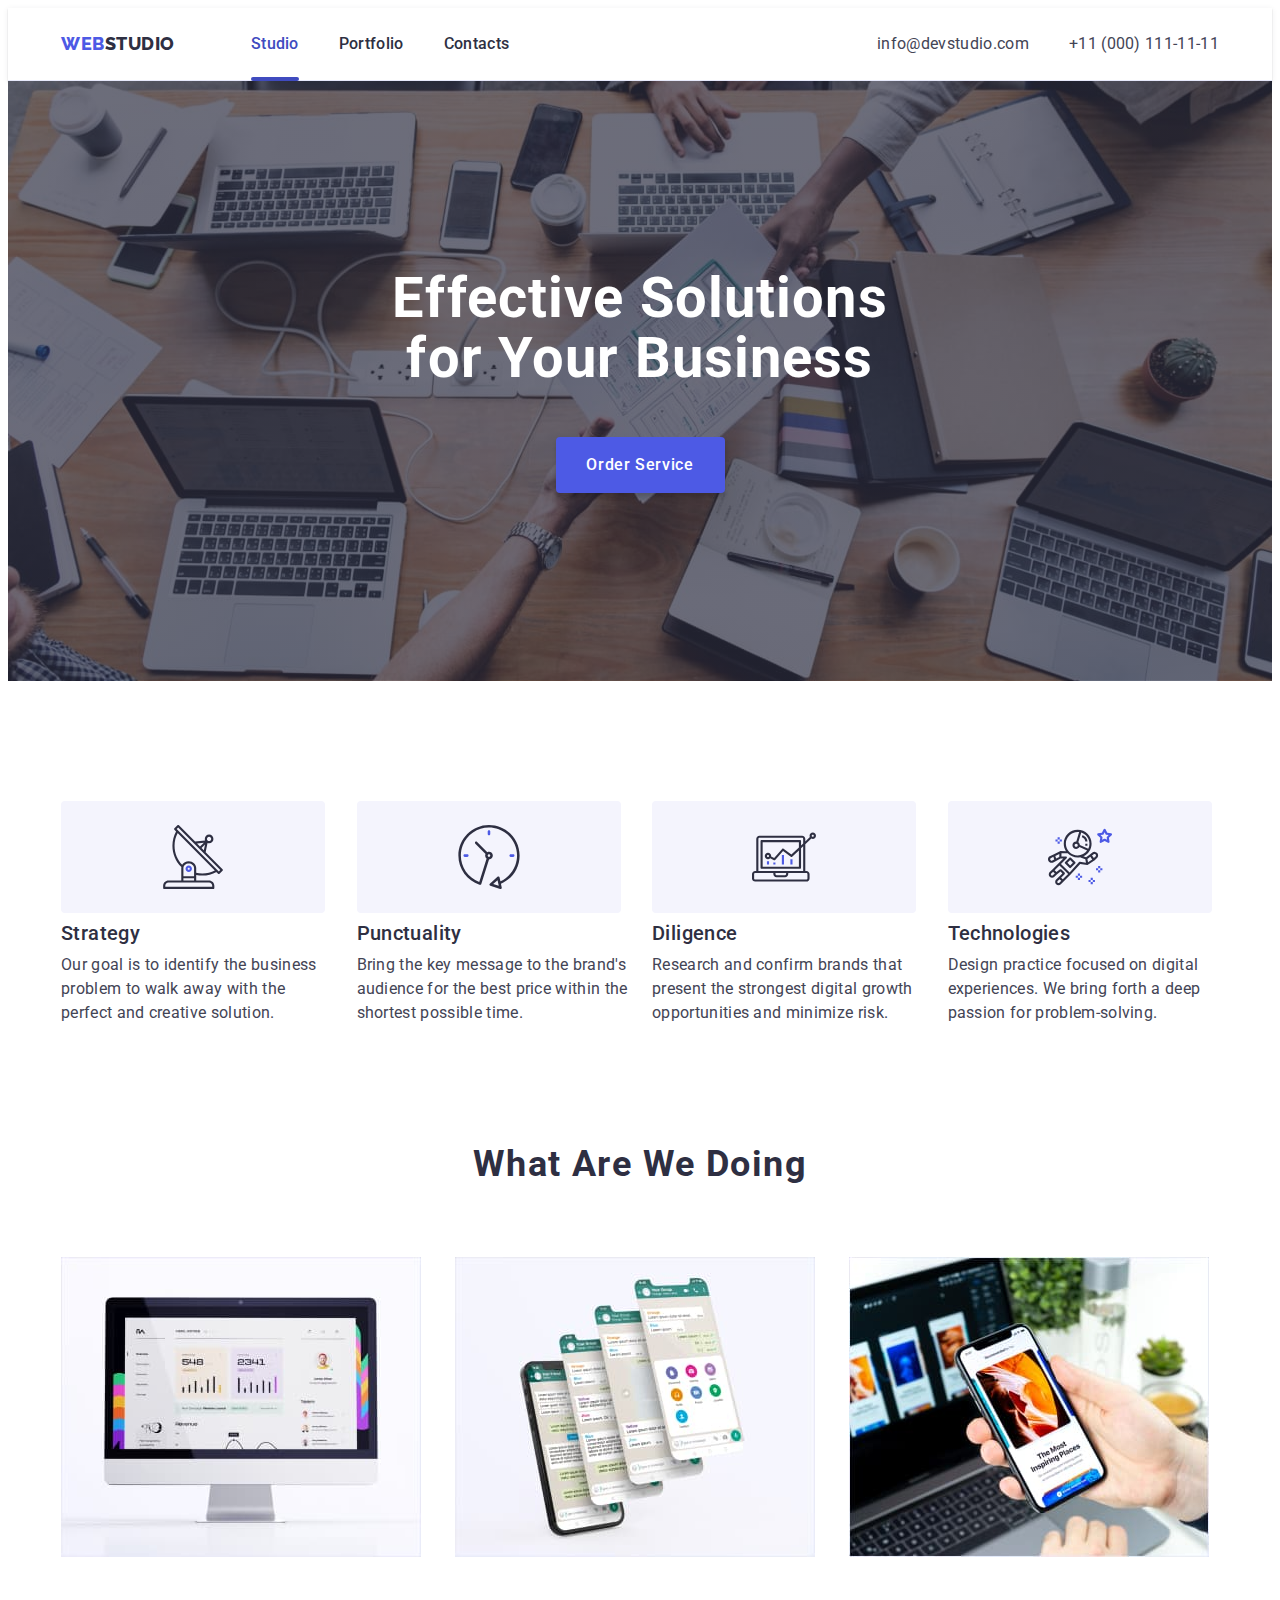
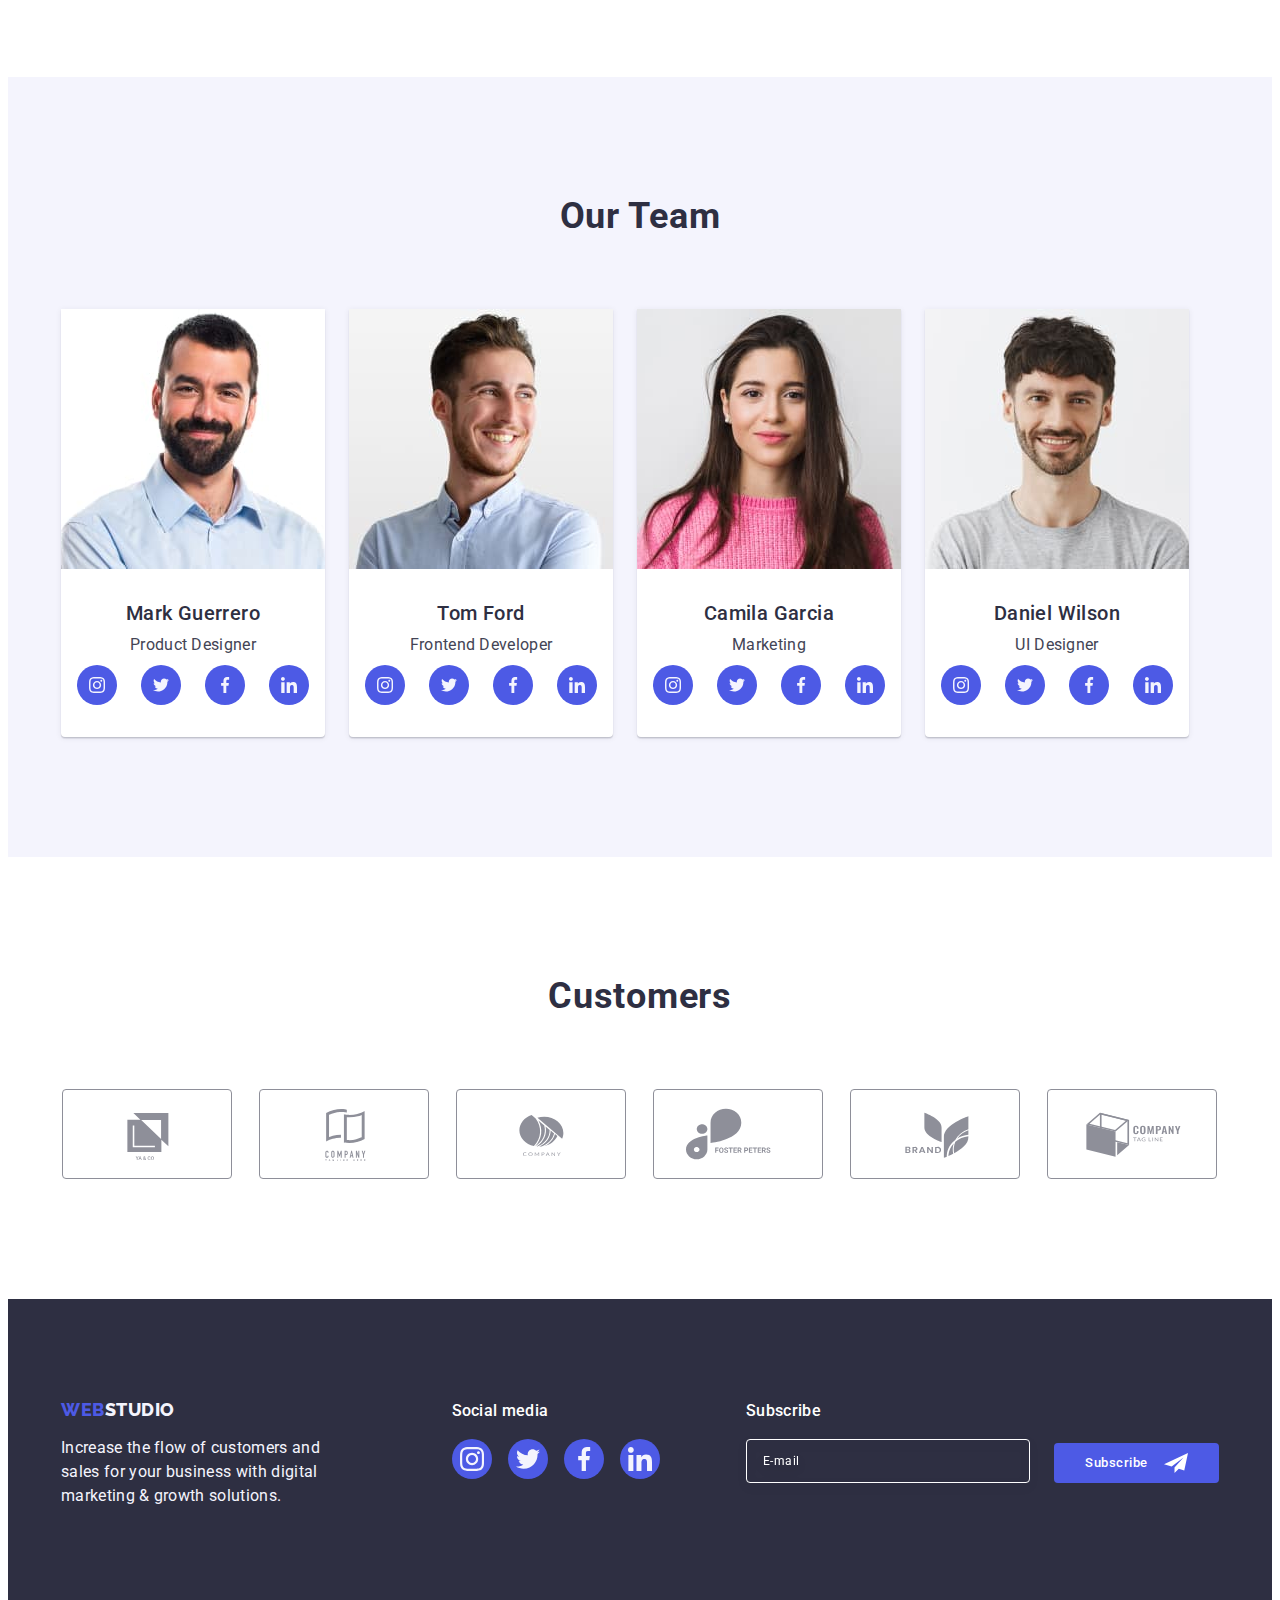
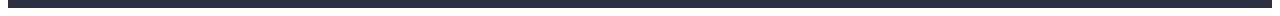
<file: index.html>
<!DOCTYPE html>
<html lang="en">
  <head>
    <meta charset="UTF-8" />
    <meta name="viewport" content="width=device-width, initial-scale=1.0" />
    <meta name="description" content="WebStudio company" />
    <title>WebStudio</title>
    <link
      rel="stylesheet"
      href="https://cdnjs.cloudflare.com/ajax/libs/modern-normalize/2.0.0/modern-normalize.min.css"
      integrity="sha512-4xo8blKMVCiXpTaLzQSLSw3KFOVPWhm/TRtuPVc4WG6kUgjH6J03IBuG7JZPkcWMxJ5huwaBpOpnwYElP/m6wg=="
      crossorigin="anonymous"
      referrerpolicy="no-referrer"
    />
    <link rel="preconnect" href="https://fonts.googleapis.com" />
    <link rel="preconnect" href="https://fonts.gstatic.com" crossorigin />
    <link
      href="https://fonts.googleapis.com/css2?family=Raleway:wght@800&family=Roboto:wght@400;500;700;900&display=swap"
      rel="stylesheet"
    />
    <link rel="stylesheet" href="./css/styles.css" />
  </head>
  <body>
    <header class="header">
      <div class="header-cont container">
        <nav class="header-nav">
          <a href="./index.html" class="nav-logo"
            >Web<span class="logo-studio">Studio</span></a
          >
          <ul class="nav-list">
            <li class="nav-item">
              <a href="./index.html" class="nav-link-index">Studio</a>
            </li>
            <li>
              <a href="./portfolio.html" class="nav-link">Portfolio</a>
            </li>
            <li>
              <a href="" class="nav-link">Contacts</a>
            </li>
          </ul>
        </nav>

        <address>
          <ul class="address-list">
            <li>
              <a href="mailto:info@devstudio.com" class="address-link link"
                >info@devstudio.com</a
              >
            </li>
            <li>
              <a href="tel:+110001111111" class="address-link link"
                >+11 (000) 111-11-11</a
              >
            </li>
          </ul>
        </address>
      </div>
    </header>

    <main>
      <!-- Section 1 -->
      <section class="hero-section">
        <div class="container">
          <h1 class="hero-header">Effective Solutions for Your Business</h1>
          <button data-modal-open type="button" class="hero-button">
            Order Service
          </button>
        </div>
      </section>

      <!-- Section 2 -->
      <section class="second-section">
        <div class="container">
          <h2 class="visually-hidden">Strategy</h2>
          <ul class="second-section-list">
            <li class="second-section-item">
              <div class="strategy-svg-container">
                <svg width="64" height="64">
                  <use href="./images/icons.svg#icon-antenna"></use>
                </svg>
              </div>
              <h3 class="our-work-header">Strategy</h3>
              <p class="our-work-text">
                Our goal is to identify the business problem to walk away with
                the perfect and creative solution.
              </p>
            </li>
            <li class="second-section-item">
              <div class="strategy-svg-container">
                <svg width="64" height="64">
                  <use href="./images/icons.svg#icon-clock"></use>
                </svg>
              </div>
              <h3 class="our-work-header">Punctuality</h3>
              <p class="our-work-text">
                Bring the key message to the brand's audience for the best price
                within the shortest possible time.
              </p>
            </li>
            <li class="second-section-item">
              <div class="strategy-svg-container">
                <svg width="64" height="64">
                  <use href="./images/icons.svg#icon-diagram"></use>
                </svg>
              </div>
              <h3 class="our-work-header">Diligence</h3>
              <p class="our-work-text">
                Research and confirm brands that present the strongest digital
                growth opportunities and minimize risk.
              </p>
            </li>
            <li class="second-section-item">
              <div class="strategy-svg-container">
                <svg width="64" height="64">
                  <use href="./images/icons.svg#icon-astronaut"></use>
                </svg>
              </div>
              <h3 class="our-work-header">Technologies</h3>
              <p class="our-work-text">
                Design practice focused on digital experiences. We bring forth a
                deep passion for problem-solving.
              </p>
            </li>
          </ul>
        </div>
      </section>

      <!-- Section 3 -->
      <section class="what-we-are-doing">
        <div class="container">
          <h2 class="what-we-doing-heading">What are we doing</h2>
          <ul class="what-we-are-doing-list">
            <li class="what-we-are-doing-item">
              <img
                src="./images/feature-1.jpg"
                alt="iMac"
                width="360"
                height="300"
              />
            </li>
            <li class="what-we-are-doing-item">
              <img
                src="./images/feature-2.jpg"
                alt="iPhone"
                width="360"
                height="300"
              />
            </li>
            <li class="what-we-are-doing-item">
              <img
                src="./images/feature-3.jpg"
                alt="iPhone in hand"
                width="360"
                height="300"
              />
            </li>
          </ul>
        </div>
      </section>

      <!-- Section 4 -->
      <section class="our-team-section">
        <div class="container">
          <h2 class="our-team-heading">Our Team</h2>
          <ul class="our-team-list">
            <li class="our-team-item">
              <img
                src="./images/team-1.jpg"
                alt="Mark Guerrero"
                width="264"
                height="260"
              />
              <div class="team-names-container">
                <h3 class="team-names">Mark Guerrero</h3>
                <p class="team-names-text">Product Designer</p>
                <ul class="team-social-list">
                  <li class="team-social-item">
                    <a href="" class="team-social-link">
                      <svg width="16" height="16" class="team-social-svg">
                        <use href="./images/icons.svg#icon-instagram"></use>
                      </svg>
                    </a>
                  </li>
                  <li class="team-social-item">
                    <a href="" class="team-social-link">
                      <svg width="16" height="16" class="team-social-svg">
                        <use href="./images/icons.svg#icon-twitter"></use>
                      </svg>
                    </a>
                  </li>
                  <li class="team-social-item">
                    <a href="" class="team-social-link">
                      <svg width="16" height="16" class="team-social-svg">
                        <use href="./images/icons.svg#icon-facebook"></use>
                      </svg>
                    </a>
                  </li>
                  <li class="team-social-item">
                    <a href="" class="team-social-link">
                      <svg width="16" height="16" class="team-social-svg">
                        <use href="./images/icons.svg#icon-linkedin"></use>
                      </svg>
                    </a>
                  </li>
                </ul>
              </div>
            </li>
            <li class="our-team-item">
              <img
                src="./images/team-2.jpg"
                alt="Tom Ford"
                width="264"
                height="260"
              />
              <div class="team-names-container">
                <h3 class="team-names">Tom Ford</h3>
                <p class="team-names-text">Frontend Developer</p>
                <ul class="team-social-list">
                  <li>
                    <a href="" class="team-social-link">
                      <svg width="16" height="16" class="team-social-svg">
                        <use href="./images/icons.svg#icon-instagram"></use>
                      </svg>
                    </a>
                  </li>
                  <li>
                    <a href="" class="team-social-link">
                      <svg width="16" height="16" class="team-social-svg">
                        <use href="./images/icons.svg#icon-twitter"></use>
                      </svg>
                    </a>
                  </li>
                  <li>
                    <a href="" class="team-social-link">
                      <svg width="16" height="16" class="team-social-svg">
                        <use href="./images/icons.svg#icon-facebook"></use>
                      </svg>
                    </a>
                  </li>
                  <li>
                    <a href="" class="team-social-link">
                      <svg width="16" height="16" class="team-social-svg">
                        <use href="./images/icons.svg#icon-linkedin"></use>
                      </svg>
                    </a>
                  </li>
                </ul>
              </div>
            </li>
            <li class="our-team-item">
              <img
                src="./images/team-3.jpg"
                alt="Amila Garcia"
                width="264"
                height="260"
              />
              <div class="team-names-container">
                <h3 class="team-names">Camila Garcia</h3>
                <p class="team-names-text">Marketing</p>
                <ul class="team-social-list">
                  <li>
                    <a href="" class="team-social-link">
                      <svg width="16" height="16" class="team-social-svg">
                        <use href="./images/icons.svg#icon-instagram"></use>
                      </svg>
                    </a>
                  </li>
                  <li>
                    <a href="" class="team-social-link">
                      <svg width="16" height="16" class="team-social-svg">
                        <use href="./images/icons.svg#icon-twitter"></use>
                      </svg>
                    </a>
                  </li>
                  <li>
                    <a href="" class="team-social-link">
                      <svg width="16" height="16" class="team-social-svg">
                        <use href="./images/icons.svg#icon-facebook"></use>
                      </svg>
                    </a>
                  </li>
                  <li>
                    <a href="" class="team-social-link">
                      <svg width="16" height="16" class="team-social-svg">
                        <use href="./images/icons.svg#icon-linkedin"></use>
                      </svg>
                    </a>
                  </li>
                </ul>
              </div>
            </li>
            <li class="our-team-item">
              <img
                src="./images/team-4.jpg"
                alt="Daniel Wilson"
                width="264"
                height="260"
              />
              <div class="team-names-container">
                <h3 class="team-names">Daniel Wilson</h3>
                <p class="team-names-text">UI Designer</p>
                <ul class="team-social-list">
                  <li>
                    <a href="" class="team-social-link">
                      <svg width="16" height="16" class="team-social-svg">
                        <use href="./images/icons.svg#icon-instagram"></use>
                      </svg>
                    </a>
                  </li>
                  <li>
                    <a href="" class="team-social-link">
                      <svg width="16" height="16" class="team-social-svg">
                        <use href="./images/icons.svg#icon-twitter"></use>
                      </svg>
                    </a>
                  </li>
                  <li>
                    <a href="" class="team-social-link">
                      <svg width="16" height="16" class="team-social-svg">
                        <use href="./images/icons.svg#icon-facebook"></use>
                      </svg>
                    </a>
                  </li>
                  <li>
                    <a href="" class="team-social-link">
                      <svg width="16" height="16" class="team-social-svg">
                        <use href="./images/icons.svg#icon-linkedin"></use>
                      </svg>
                    </a>
                  </li>
                </ul>
              </div>
            </li>
          </ul>
        </div>
      </section>

      <!-- Section 5 -->
      <section class="our-customers-section">
        <div class="container">
          <h2 class="our-customers-heading">Customers</h2>

          <ul class="our-customers-list">
            <li class="our-customers-item">
              <a href="" class="our-customers-link">
                <svg width="104" height="56" class="our-customers-svg">
                  <use href="./images/icons.svg#icon-ya-co"></use>
                </svg>
              </a>
            </li>
            <li class="our-customers-item">
              <a href="" class="our-customers-link">
                <svg width="104" height="56" class="our-customers-svg">
                  <use href="./images/icons.svg#icon-company-1"></use>
                </svg>
              </a>
            </li>
            <li class="our-customers-item">
              <a href="" class="our-customers-link">
                <svg width="104" height="56" class="our-customers-svg">
                  <use href="./images/icons.svg#icon-company-2"></use>
                </svg>
              </a>
            </li>
            <li class="our-customers-item">
              <a href="" class="our-customers-link">
                <svg width="104" height="56" class="our-customers-svg">
                  <use href="./images/icons.svg#icon-foster-peter"></use>
                </svg>
              </a>
            </li>
            <li class="our-customers-item">
              <a href="" class="our-customers-link">
                <svg width="104" height="56" class="our-customers-svg">
                  <use href="./images/icons.svg#icon-brand"></use>
                </svg>
              </a>
            </li>
            <li class="our-customers-item">
              <a href="" class="our-customers-link">
                <svg width="104" height="56" class="our-customers-svg">
                  <use href="./images/icons.svg#icon-company-3"></use>
                </svg>
              </a>
            </li>
          </ul>
        </div>
      </section>
    </main>

    <footer class="footer">
      <div class="container footer-content-container">
        <div class="footer-logo-container">
          <a href="./index.html" class="footer-nav-logo"
            >Web<span class="logo-footer">Studio</span>
          </a>
          <p class="footer-text">
            Increase the flow of customers and sales for your business with
            digital marketing & growth solutions.
          </p>
        </div>
        <div class="footer-social-list-container">
          <p class="footer-social-media-text">Social media</p>
          <ul class="footer-social-list">
            <li class="team-social-item">
              <a href="" class="footer-social-link">
                <svg width="24" height="24" class="team-social-svg">
                  <use href="./images/icons.svg#icon-instagram"></use>
                </svg>
              </a>
            </li>
            <li class="team-social-item">
              <a href="" class="footer-social-link">
                <svg width="24" height="24" class="team-social-svg">
                  <use href="./images/icons.svg#icon-twitter"></use>
                </svg>
              </a>
            </li>
            <li class="team-social-item">
              <a href="" class="footer-social-link">
                <svg width="24" height="24" class="team-social-svg">
                  <use href="./images/icons.svg#icon-facebook"></use>
                </svg>
              </a>
            </li>
            <li class="team-social-item">
              <a href="" class="footer-social-link">
                <svg width="24" height="24" class="team-social-svg">
                  <use href="./images/icons.svg#icon-linkedin"></use>
                </svg>
              </a>
            </li>
          </ul>
        </div>
        <div class="footer-form-container">
          <p class="footer-subscribe-text">Subscribe</p>
          <form name="subscribe" autocomplete="on" class="footer-form">
            <label class="footer-form-label">
              <input
                type="email"
                name="email"
                class="email-form-inptut"
                placeholder="E-mail"
              />
            </label>

            <button type="submit" class="ftr-submit-btn">
              Subscribe
              <svg width="24" height="24" class="subscribe-btn-svg">
                <use href="./images/icons.svg#icon-Frame-3-3"></use>
              </svg>
            </button>
          </form>
        </div>
      </div>
    </footer>

    <div data-modal class="data-modal is-hidden">
      <div class="modal-window">
        <button data-modal-close type="button" class="close-btn">
          <svg class="close-svg" width="8" height="8">
            <use href="./images/icons.svg#close"></use>
          </svg>
        </button>
        <p class="madal-text">Leave your contacts and we will call you back</p>

        <form name="modal-form" class="modal-form">
          <div class="input-container">
            <label class="name-label" for="user-name"> Name</label>
            <div class="input-svg-container">
              <input
                type="text"
                name="user-name"
                id="user-name"
                class="input"
                autofocus
              />
              <svg class="input-svg" width="18" height="24">
                <use href="./images/icons.svg#icon-person"></use>
              </svg>
            </div>
          </div>

          <div class="input-container">
            <label class="name-label" for="tel"> Phone</label>
            <div class="input-svg-container">
              <input type="tel" name="phone" id="tel" class="input" />
              <svg class="input-svg" width="18" height="24">
                <use href="./images/icons.svg#icon-phone"></use>
              </svg>
            </div>
          </div>

          <div class="input-container">
            <label class="name-label" for="email"> Email</label>
            <div class="input-svg-container">
              <input type="email" name="email" id="email" class="input" />
              <svg class="input-svg" width="18" height="24">
                <use href="./images/icons.svg#icon-email"></use>
              </svg>
            </div>
          </div>
          <div class="input-comment-container">
            <label class="name-label" for="user-comment"> Comment</label>
            <textarea
              class="modal-textarea"
              name="user-comment"
              rows="3"
              id="user-comment"
              placeholder="Text input"
            ></textarea>
          </div>

          <div class="checkbox-container">
            <input
              type="checkbox"
              name="user-privacy"
              id="user-privacy"
              class="privacy-checkbox visually-hidden"
              value="true"
            />
            <label for="user-privacy" class="user-policy"
              ><span class="user-policy-span">
                <svg class="icon-click" width="10" height="8">
                  <use href="./images/icons.svg#icon-checkbox"></use>
                </svg>
              </span>
              I accept the terms and conditions of the<a
                href=""
                class="privacy-link"
                >Privacy Policy</a
              ></label
            >
          </div>
          <button type="submit" class="modal-send-btn">Send</button>
        </form>
      </div>
    </div>

    <script src="./js/modal.js"></script>
  </body>
</html>
</file>
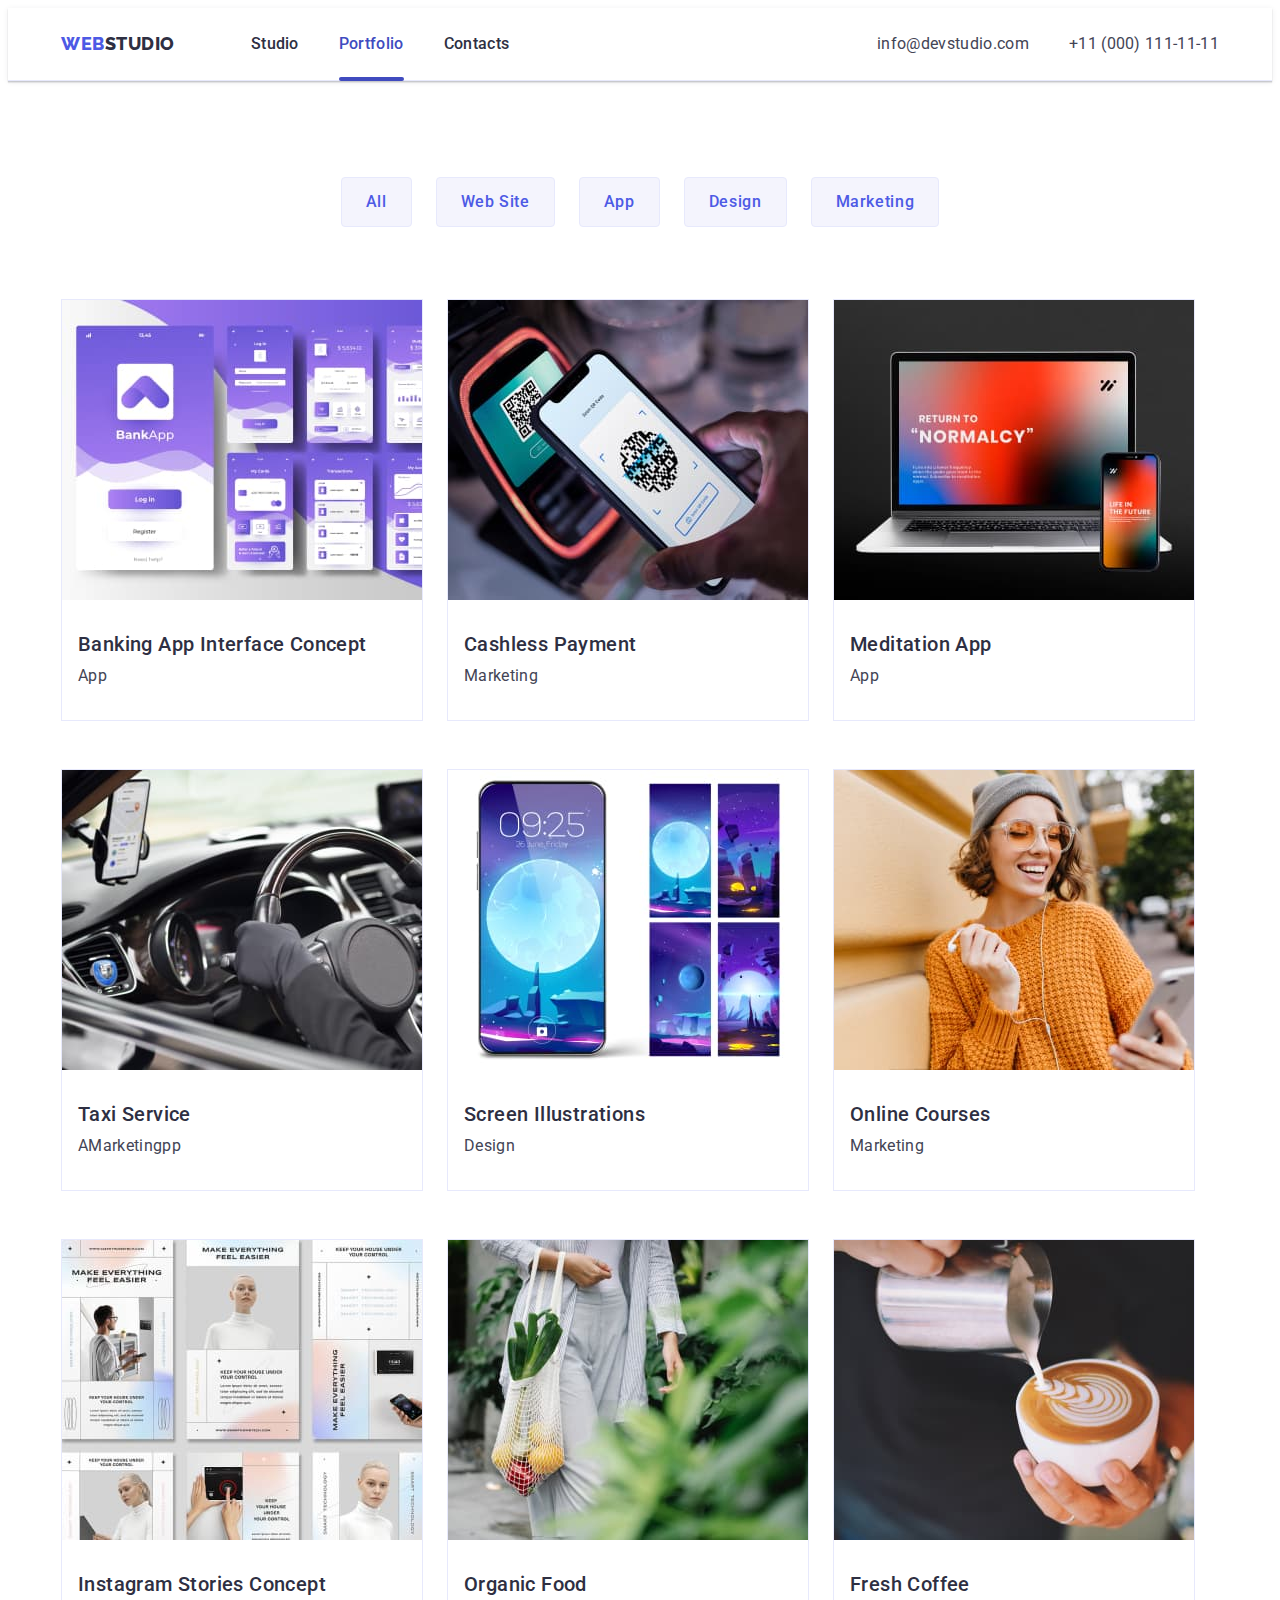
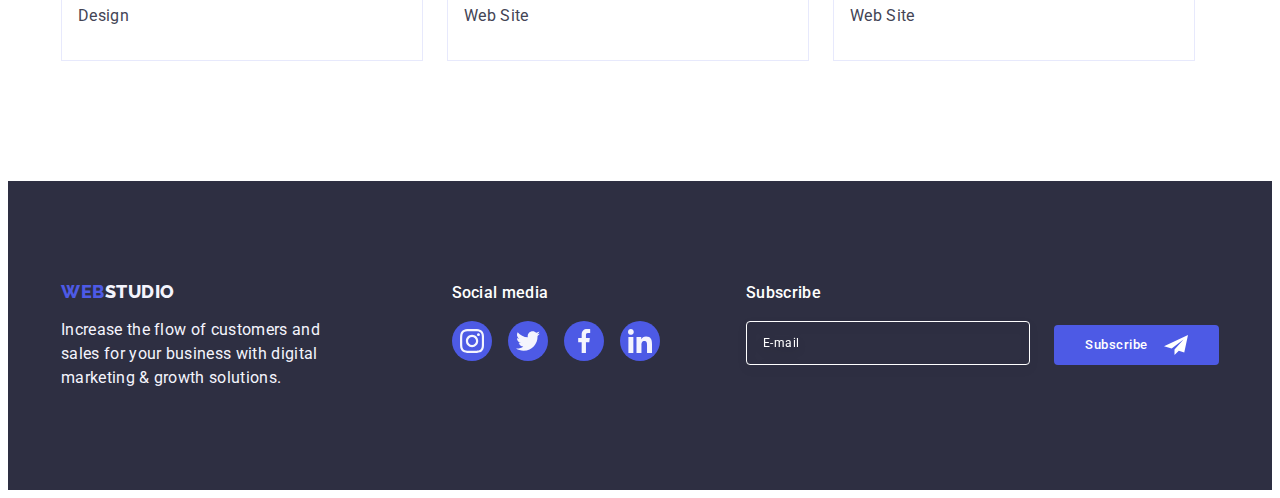
<file: portfolio.html>
<!DOCTYPE html>
<html lang="en">
  <head>
    <meta charset="UTF-8" />
    <meta name="viewport" content="width=device-width, initial-scale=1.0" />
    <meta name="description" content="WebStudio company portfolio page" />
    <title>Portfolio</title>
    <link
      rel="stylesheet"
      href="https://cdnjs.cloudflare.com/ajax/libs/modern-normalize/2.0.0/modern-normalize.min.css"
      integrity="sha512-4xo8blKMVCiXpTaLzQSLSw3KFOVPWhm/TRtuPVc4WG6kUgjH6J03IBuG7JZPkcWMxJ5huwaBpOpnwYElP/m6wg=="
      crossorigin="anonymous"
      referrerpolicy="no-referrer"
    />
    <link rel="preconnect" href="https://fonts.googleapis.com" />
    <link rel="preconnect" href="https://fonts.gstatic.com" crossorigin />
    <link
      href="https://fonts.googleapis.com/css2?family=Raleway:wght@800&family=Roboto:wght@400;500;700;900&display=swap"
      rel="stylesheet"
    />
    <link rel="stylesheet" href="./css/styles.css" />
  </head>
  <body>
    <header class="header">
      <div class="header-cont container">
        <nav class="header-nav">
          <a href="./index.html" class="nav-logo"
            >Web<span class="logo-studio">Studio</span></a
          >
          <ul class="nav-list">
            <li>
              <a href="./index.html" class="nav-link">Studio</a>
            </li>
            <li>
              <a href="./portfolio.html" class="nav-link-portfolio"
                >Portfolio</a
              >
            </li>
            <li>
              <a href="" class="nav-link">Contacts</a>
            </li>
          </ul>
        </nav>

        <address>
          <ul class="address-list">
            <li>
              <a href="mailto:info@devstudio.com" class="address-link link"
                >info@devstudio.com</a
              >
            </li>
            <li>
              <a href="tel:+110001111111" class="address-link link"
                >+11 (000) 111-11-11</a
              >
            </li>
          </ul>
        </address>
      </div>
    </header>

    <main>
      <section class="portfolio-section">
        <div class="container">
          <h1 class="visually-hidden">Main</h1>
          <ul class="filter-btn-list">
            <li class="filter-btn-item">
              <button type="button" class="filter-button">All</button>
            </li>
            <li class="filter-btn-item">
              <button type="button" class="filter-button">Web Site</button>
            </li>
            <li class="filter-btn-item">
              <button type="button" class="filter-button">App</button>
            </li>
            <li class="filter-btn-item">
              <button type="button" class="filter-button">Design</button>
            </li>
            <li class="filter-btn-item">
              <button type="button" class="filter-button">Marketing</button>
            </li>
          </ul>

          <ul class="portfolio-list">
            <li class="portfolio-item">
              <a href="" class="portfolio-link">
                <div class="img-container">
                  <img
                    src="./images/portfolio/img-1.jpg"
                    alt="bank app"
                    width="360"
                    height="300"
                    class="portfolio-img"
                  />

                  <p class="overlay-text">
                    14 Stylish and User-Friendly App Design Concepts · Task
                    Manager App · Calorie Tracker App · Exotic Fruit Ecommerce
                    App · Cloud Storage App
                  </p>
                </div>
                <div class="portfolio-item-text-container">
                  <h2 class="portfolio-list-header">
                    Banking App Interface Concept
                  </h2>
                  <p class="portfolio-list-text">App</p>
                </div>
              </a>
            </li>
            <li class="portfolio-item">
              <a href="" class="portfolio-link">
                <div class="img-container">
                  <img
                    src="./images/portfolio/img-2.jpg"
                    alt="bank app"
                    width="360"
                    height="300"
                    class="portfolio-img"
                  />

                  <p class="overlay-text">
                    14 Stylish and User-Friendly App Design Concepts · Task
                    Manager App · Calorie Tracker App · Exotic Fruit Ecommerce
                    App · Cloud Storage App
                  </p>
                </div>
                <div class="portfolio-item-text-container">
                  <h2 class="portfolio-list-header">Cashless Payment</h2>
                  <p class="portfolio-list-text">Marketing</p>
                </div>
              </a>
            </li>
            <li class="portfolio-item">
              <a href="" class="portfolio-link">
                <div class="img-container">
                  <img
                    src="./images/portfolio/img-3.jpg"
                    alt="bank app"
                    width="360"
                    height="300"
                    class="portfolio-img"
                  />

                  <p class="overlay-text">
                    14 Stylish and User-Friendly App Design Concepts · Task
                    Manager App · Calorie Tracker App · Exotic Fruit Ecommerce
                    App · Cloud Storage App
                  </p>
                </div>
                <div class="portfolio-item-text-container">
                  <h2 class="portfolio-list-header">Meditation App</h2>
                  <p class="portfolio-list-text">App</p>
                </div>
              </a>
            </li>
            <li class="portfolio-item">
              <a href="" class="portfolio-link">
                <div class="img-container">
                  <img
                    src="./images/portfolio/img-4.jpg"
                    alt="bank app"
                    width="360"
                    height="300"
                    class="portfolio-img"
                  />

                  <p class="overlay-text">
                    14 Stylish and User-Friendly App Design Concepts · Task
                    Manager App · Calorie Tracker App · Exotic Fruit Ecommerce
                    App · Cloud Storage App
                  </p>
                </div>
                <div class="portfolio-item-text-container">
                  <h2 class="portfolio-list-header">Taxi Service</h2>
                  <p class="portfolio-list-text">AMarketingpp</p>
                </div>
              </a>
            </li>
            <li class="portfolio-item">
              <a href="" class="portfolio-link">
                <div class="img-container">
                  <img
                    src="./images/portfolio/img-5.jpg"
                    alt="bank app"
                    width="360"
                    height="300"
                    class="portfolio-img"
                  />

                  <p class="overlay-text">
                    14 Stylish and User-Friendly App Design Concepts · Task
                    Manager App · Calorie Tracker App · Exotic Fruit Ecommerce
                    App · Cloud Storage App
                  </p>
                </div>
                <div class="portfolio-item-text-container">
                  <h2 class="portfolio-list-header">Screen Illustrations</h2>
                  <p class="portfolio-list-text">Design</p>
                </div>
              </a>
            </li>
            <li class="portfolio-item">
              <a href="" class="portfolio-link">
                <div class="img-container">
                  <img
                    src="./images/portfolio/img-6.jpg"
                    alt="bank app"
                    width="360"
                    height="300"
                    class="portfolio-img"
                  />

                  <p class="overlay-text">
                    14 Stylish and User-Friendly App Design Concepts · Task
                    Manager App · Calorie Tracker App · Exotic Fruit Ecommerce
                    App · Cloud Storage App
                  </p>
                </div>
                <div class="portfolio-item-text-container">
                  <h2 class="portfolio-list-header">Online Courses</h2>
                  <p class="portfolio-list-text">Marketing</p>
                </div>
              </a>
            </li>
            <li class="portfolio-item">
              <a href="" class="portfolio-link">
                <div class="img-container">
                  <img
                    src="./images/portfolio/img-7.jpg"
                    alt="bank app"
                    width="360"
                    height="300"
                    class="portfolio-img"
                  />

                  <p class="overlay-text">
                    14 Stylish and User-Friendly App Design Concepts · Task
                    Manager App · Calorie Tracker App · Exotic Fruit Ecommerce
                    App · Cloud Storage App
                  </p>
                </div>
                <div class="portfolio-item-text-container">
                  <h2 class="portfolio-list-header">
                    Instagram Stories Concept
                  </h2>
                  <p class="portfolio-list-text">Design</p>
                </div>
              </a>
            </li>
            <li class="portfolio-item">
              <a href="" class="portfolio-link">
                <div class="img-container">
                  <img
                    src="./images/portfolio/img-8.jpg"
                    alt="bank app"
                    width="360"
                    height="300"
                    class="portfolio-img"
                  />

                  <p class="overlay-text">
                    14 Stylish and User-Friendly App Design Concepts · Task
                    Manager App · Calorie Tracker App · Exotic Fruit Ecommerce
                    App · Cloud Storage App
                  </p>
                </div>
                <div class="portfolio-item-text-container">
                  <h2 class="portfolio-list-header">Organic Food</h2>
                  <p class="portfolio-list-text">Web Site</p>
                </div>
              </a>
            </li>
            <li class="portfolio-item">
              <a href="" class="portfolio-link">
                <div class="img-container">
                  <img
                    src="./images/portfolio/img-9.jpg"
                    alt="bank app"
                    width="360"
                    height="300"
                    class="portfolio-img"
                  />

                  <p class="overlay-text">
                    14 Stylish and User-Friendly App Design Concepts · Task
                    Manager App · Calorie Tracker App · Exotic Fruit Ecommerce
                    App · Cloud Storage App
                  </p>
                </div>
                <div class="portfolio-item-text-container">
                  <h2 class="portfolio-list-header">Fresh Coffee</h2>
                  <p class="portfolio-list-text">Web Site</p>
                </div>
              </a>
            </li>
          </ul>
        </div>
      </section>
    </main>

    <footer class="footer">
      <div class="container footer-content-container">
        <div class="footer-logo-container">
          <a href="./index.html" class="footer-nav-logo"
            >Web<span class="logo-footer">Studio</span>
          </a>
          <p class="footer-text">
            Increase the flow of customers and sales for your business with
            digital marketing & growth solutions.
          </p>
        </div>
        <div class="footer-social-list-container">
          <p class="footer-social-media-text">Social media</p>
          <ul class="footer-social-list">
            <li class="team-social-item">
              <a href="" class="footer-social-link">
                <svg width="24" height="24" class="team-social-svg">
                  <use href="./images/icons.svg#icon-instagram"></use>
                </svg>
              </a>
            </li>
            <li class="team-social-item">
              <a href="" class="footer-social-link">
                <svg width="24" height="24" class="team-social-svg">
                  <use href="./images/icons.svg#icon-twitter"></use>
                </svg>
              </a>
            </li>
            <li class="team-social-item">
              <a href="" class="footer-social-link">
                <svg width="24" height="24" class="team-social-svg">
                  <use href="./images/icons.svg#icon-facebook"></use>
                </svg>
              </a>
            </li>
            <li class="team-social-item">
              <a href="" class="footer-social-link">
                <svg width="24" height="24" class="team-social-svg">
                  <use href="./images/icons.svg#icon-linkedin"></use>
                </svg>
              </a>
            </li>
          </ul>
        </div>
        <div class="footer-form-container">
          <p class="footer-subscribe-text">Subscribe</p>
          <form name="subscribe" autocomplete="on" class="footer-form">
            <label class="footer-form-label">
              <input
                type="email"
                name="email"
                class="email-form-inptut"
                placeholder="E-mail"
              />
            </label>

            <button type="submit" class="ftr-submit-btn">
              Subscribe
              <svg width="24" height="24" class="subscribe-btn-svg">
                <use href="./images/icons.svg#icon-Frame-3-3"></use>
              </svg>
            </button>
          </form>
        </div>
      </div>
    </footer>
  </body>
</html>
</file>
<file: css/styles.css>
:root {
  --irisColor: #4d5ae5;
  --oceanColor: #404bbf;
  --navyBlueColor: #2e2f42;
  --navyBlueModalColor: #2e2f42;
  --slateColor: #434455;
  --cloudColor: #f4f4fd;
  --grayColor: #2e2f42;
  --whiteColor: #ffffff;
  --dairyColor: #fcfcfc;
  --cornflowerColor: #e7e9fc;
  --lightslateColor: #8e8f99;
  --greenColor: #31d0aa;
}

body {
  font-family: "Roboto", sans-serif;
  color: var(--slateColor);
  background-color: var(--whiteColor);
}

input {
  font-family: inherit;
}

button {
  font-family: inherit;
}

/* Default class selector */
h1,
h2,
h3,
h4,
h5,
h6,
p {
  margin: 0;
}

ul,
ol {
  margin: 0;
  padding-left: 0;
  list-style-type: none;
}
img {
  display: block;
}

a {
  text-decoration: none;
}

.container {
  width: 1158px;
  margin: 0 auto;
  padding-left: 15px;
  padding-right: 15px;
}
/* -------------------- Header ------------------- */

.header {
  background-color: var(--whiteColor);
  border-bottom: 1px solid var(--cornflowerColor);

  box-shadow: 0px 2px 1px rgba(46, 47, 66, 0.08),
    0px 1px 1px rgba(46, 47, 66, 0.16), 0px 1px 6px rgba(46, 47, 66, 0.08);
}

.header-cont {
  display: flex;
  justify-content: space-between;
  align-items: center;
}

.header-nav {
  display: flex;
  align-items: center;
}

/* Logo */
.nav-logo {
  color: var(--irisColor);
  font-family: "Raleway", sans-serif;
  text-decoration: none;
  font-weight: 800;
  font-size: 18px;
  line-height: 1.17;
  letter-spacing: 0.03em;
  text-transform: uppercase;
  margin-right: 76px;
}
.logo-studio {
  color: var(--navyBlueColor);
}
.logo-footer {
  color: var(--cloudColor);
}

.nav-list {
  display: flex;
  align-items: center;
  gap: 40px;
}

/* -----------------------  Navigation  -----------------------*/
.nav-link {
  display: block;
  position: relative;
  text-decoration: none;
  color: var(--navyBlueColor);
  font-weight: 500;
  line-height: 1.5;
  letter-spacing: 0.02em;
  padding: 24px 0;

  transition: color 250ms cubic-bezier(0.4, 0, 0.2, 1);
}

.nav-link-index {
  color: var(--oceanColor);
  display: block;
  position: relative;
  text-decoration: none;
  font-weight: 500;
  line-height: 1.5;
  letter-spacing: 0.02em;
  padding: 24px 0;

  transition: color 250ms cubic-bezier(0.4, 0, 0.2, 1);
}

.nav-link-portfolio {
  color: var(--oceanColor);
  display: block;
  position: relative;
  text-decoration: none;
  font-weight: 500;
  line-height: 1.5;
  letter-spacing: 0.02em;
  padding: 24px 0;

  transition: color 250ms cubic-bezier(0.4, 0, 0.2, 1);
}

.nav-link:hover,
.nav-link:focus {
  color: var(--oceanColor);
}

.nav-link-portfolio::after,
.nav-link-index::after {
  position: absolute;
  width: 100%;
  height: 4px;
  border-radius: 2px;
  content: "";
  background-color: var(--oceanColor);
  bottom: -1px;
  left: 0;
}

/* ------------------- Address ----------------------*/
.address-list {
  display: flex;
  font-style: normal;
  gap: 40px;
}
.address-link {
  color: var(--slateColor);
  line-height: 1.5;
  letter-spacing: 0.02em;

  transition: color 250ms cubic-bezier(0.4, 0, 0.2, 1);
}
.address-link:hover,
.address-link:focus {
  color: var(--oceanColor);
}

/* ----------- Hero Section ------------*/

.hero-section {
  background-color: var(--navyBlueColor);
  background-image: linear-gradient(
      rgba(46, 47, 66, 0.7),
      rgba(46, 47, 66, 0.7)
    ),
    url(../images/people-office.jpg);

  max-width: 1440px;
  margin: 0 auto;
  background-position: center;

  background-repeat: no-repeat;
  background-size: cover;

  padding-top: 188px;
  padding-bottom: 188px;
}
.hero-header {
  color: var(--whiteColor);
  font-size: 56px;
  line-height: 1.07;
  letter-spacing: 0.02em;
  text-align: center;

  max-width: 496px;
  margin: 0 auto;
  margin-bottom: 48px;
}

.hero-button {
  display: block;
  font-family: "Roboto", sans-serif;
  cursor: pointer;
  color: var(--whiteColor);
  background-color: var(--irisColor);
  font-weight: 500;
  font-size: 16px;
  line-height: 1.5;
  letter-spacing: 0.04em;

  border: none;
  border-radius: 4px;
  min-width: 169px;
  height: 56px;
  margin: 0 auto;

  box-shadow: 0px 4px 4px 0px rgba(0, 0, 0, 0.15);
  transition: background-color 250ms cubic-bezier(0.4, 0, 0.2, 1);
}
.hero-button:hover,
.hero-button:focus {
  background-color: var(--oceanColor);
}

/* ------------------ Section 2---------------- */

.visually-hidden {
  position: absolute;
  width: 1px;
  height: 1px;
  margin: -1px;
  border: 0;
  padding: 0;
  white-space: nowrap;
  clip-path: inset(100%);
  clip: rect(0 0 0 0);
  overflow: hidden;
}

.second-section {
  padding: 120px 0;
}

.second-section-list {
  display: flex;
  justify-content: space-between;
  gap: 24px;
}

.second-section-item {
  flex-basis: calc((100% - 72px) / 4);
}

.our-work-header,
.portfolio-list-header,
.team-names {
  color: var(--navyBlueColor);
  font-size: 20px;
  font-weight: 500;
  line-height: 1.2;
  letter-spacing: 0.02em;
  margin-bottom: 8px;
}

.our-work-text,
.portfolio-list-text,
.team-names-text {
  color: var(--slateColor);
  line-height: 1.5;
  letter-spacing: 0.02em;
}

.strategy-svg-container {
  display: flex;
  align-items: center;
  justify-content: center;
  width: 264px;
  height: 112px;
  margin-bottom: 8px;

  border-radius: 4px;
  background: var(--cloudColor);
}

/* --------------- Section 3 ---------------- */

.what-we-are-doing {
  padding-bottom: 120px;
}

.what-we-doing-heading {
  color: var(--navyBlueColor);
  text-align: center;
  font-size: 36px;
  font-weight: 700;
  line-height: 1.11;
  letter-spacing: 0.04em;
  text-transform: capitalize;
  margin-bottom: 72px;
}

.what-we-are-doing-list {
  display: flex;
  gap: 24px;
}

.what-we-are-doing-item {
  width: calc((100% - 48px) / 3);
}

/* ---------------- Section 4 ------------------ */

.our-team-heading,
.our-customers-heading {
  color: var(--navyBlueColor);
  text-align: center;
  font-size: 36px;
  font-weight: 700;
  line-height: 1.11;
  letter-spacing: 0.02em;
  text-transform: capitalize;
  margin-bottom: 72px;
}
.our-team-section {
  background-color: var(--cloudColor);
  padding-top: 120px;
  padding-bottom: 120px;
}

.our-team-list {
  display: flex;
  gap: 24px;
}

.our-team-item {
  background-color: var(--whiteColor);
  border-radius: 0px 0px 4px 4px;
  background: var(--white, #fff);
  box-shadow: 0px 2px 1px 0px rgba(46, 47, 66, 0.08),
    0px 1px 1px 0px rgba(46, 47, 66, 0.16),
    0px 1px 6px 0px rgba(46, 47, 66, 0.08);
  flex-basis: calc((100% - 72) / 4);
}

.team-names-container {
  padding: 32px 0;
}
.team-names,
.team-names-text {
  text-align: center;
  margin-bottom: 8px;
}

.team-svg-container {
  display: inline-flex;
}

.team-social-list {
  display: flex;
  align-items: center;
  justify-content: center;
  gap: 24px;
  /* width: calc((100% - 72px) / 4); */
}

.team-social-link {
  display: flex;
  align-items: center;
  justify-content: center;
  width: 40px;
  height: 40px;
  border-radius: 50%;
  background-color: var(--irisColor);

  transition: background-color 250ms cubic-bezier(0.4, 0, 0.2, 1);
}

.team-social-svg {
  fill: var(--cloudColor);
}

.team-social-link:hover,
.team-social-link:focus {
  background-color: var(--oceanColor);
}

/* ----------- Section 5--------------- */

.our-customers-section {
  padding: 120px 0;
}

.our-customers-list {
  display: flex;
  gap: 24px;
}

.our-customers-item {
  display: flex;
  align-items: center;
  justify-content: center;
  width: calc((100% - 120px) / 6);
}

.our-customers-svg {
  fill: currentColor;
}

.our-customers-link {
  display: flex;
  align-items: center;
  justify-content: center;
  width: 168px;
  height: 88px;
  color: var(--lightslateColor);

  border-radius: 4px;
  border: 1px solid var(--lightslateColor);

  transition: border-color 250ms cubic-bezier(0.4, 0, 0.2, 1),
    color 250ms cubic-bezier(0.4, 0, 0.2, 1);
}

.our-customers-link:hover,
.our-customers-link:focus {
  fill: var(--oceanColor);
  border: 1px solid var(--oceanColor);
  color: var(--oceanColor);
}

/* ------------------ Portfolio page -------------------*/

.filter-button {
  color: var(--irisColor);
  background-color: var(--cloudColor);
  text-align: center;
  font-family: "Roboto", sans-serif;
  font-size: 16px;
  font-weight: 500;
  line-height: 1.5;
  letter-spacing: 0.04em;
  cursor: pointer;

  display: block;
  padding: 12px 24px;
  border: 1px solid var(--cornflowerColor);
  border-radius: 4px;

  transition: color 250ms cubic-bezier(0.4, 0, 0.2, 1),
    background-color 250ms cubic-bezier(0.4, 0, 0.2, 1),
    border-color 250ms cubic-bezier(0.4, 0, 0.2, 1),
    box-shadow 250ms cubic-bezier(0.4, 0, 0.2, 1);
}
.filter-button:hover,
.filter-button:focus {
  color: var(--whiteColor);
  background-color: var(--oceanColor);
  border: 1px solid var(--oceanColor);
  box-shadow: 0px 3px 1px rgba(0, 0, 0, 0.1), 0px 2px 1px rgba(0, 0, 0, 0.08),
    0px 2px 2px rgba(0, 0, 0, 0.12);
}

.portfolio-section {
  padding-top: 96px;
  padding-bottom: 120px;
}

.filter-btn-list {
  display: flex;
  justify-content: center;
  gap: 24px;
  margin-bottom: 72px;
}

/* -------------------- Portfolio links --------------------  */

.portfolio-list {
  display: flex;
  flex-wrap: wrap;
  row-gap: 48px;
  column-gap: 24px;
}

.portfolio-item {
  max-width: 360px;
  width: calc((100% - 48 px) / 3);

  border-top: none;
  border: 1px solid var(--cornflower, #e7e9fc);
  background: var(--white, #fff);
}

.portfolio-link {
  display: block;
  width: 100%;
  height: 100%;
  transition: box-shadow 250ms cubic-bezier(0.4, 0, 0.2, 1);
}

.portfolio-link:hover,
.portfolio-link:focus {
  box-shadow: 0px 1px 6px rgba(46, 47, 66, 0.08),
    0px 1px 1px rgba(46, 47, 66, 0.16), 0px 2px 1px rgba(46, 47, 66, 0.08);
}

.portfolio-link:hover .overlay-text,
.portfolio-link:focus .overlay-text {
  transform: translateY(0%);
}

.portfolio-item-text-container {
  margin: 32px 16px;
}

.portfolio-img {
  overflow: hidden;
}

.img-container {
  position: relative;
  overflow: hidden;
}

.overlay-text {
  position: absolute;
  background-color: var(--irisColor);
  color: var(--cloudColor);

  line-height: 1.5;
  letter-spacing: 0.02em;

  top: 0;
  left: 0;
  width: 100%;
  height: 100%;
  padding: 40px 32px;

  transform: translateY(100%);
  transition: transform 250ms cubic-bezier(0.4, 0, 0.2, 1);
}

/* --------------- Footer ------------------ */

.footer {
  background-color: var(--navyBlueColor);
  padding: 100px 0;
}

.footer-content-container {
  display: flex;
  align-items: baseline;
  justify-content: space-between;
}

.footer-logo-container {
  margin-right: 120px;
}

.footer-social-media-text {
  color: var(--whiteColor);
  font-weight: 500;
  line-height: 1.5;
  letter-spacing: 0.02em;
  margin-bottom: 16px;
}

.footer-nav-logo {
  color: var(--irisColor);
  font-family: "Raleway", sans-serif;
  text-decoration: none;
  font-weight: 800;
  font-size: 18px;
  line-height: 1.17;
  letter-spacing: 0.03em;
  text-transform: uppercase;
  margin-right: 76px;

  display: inline-block;
  margin-bottom: 16px;
}

.footer-text {
  color: var(--cloudColor);
  line-height: 1.5;
  letter-spacing: 0.02em;
  max-width: 264px;
}

.footer-social-list {
  display: flex;
  gap: 16px;
  margin-right: 80px;
}

.footer-social-list-container {
  display: flex;
  flex-direction: column;
}

.footer-social-link {
  display: flex;
  align-items: center;
  justify-content: center;
  width: 40px;
  height: 40px;
  border-radius: 50%;
  background-color: var(--irisColor);

  transition: background-color 250ms cubic-bezier(0.4, 0, 0.2, 1);
}

.team-social-svg {
  fill: var(--cloudColor);
}

.footer-social-link:hover,
.footer-social-link:focus {
  background-color: var(--greenColor);
}
/* ----------- Footer Subscribe block ------------- */

.footer-subscribe-text {
  margin-bottom: 16px;
  color: var(--whiteColor);
  font-weight: 500;
  line-height: 1.5;
  letter-spacing: 0.02em;
}

.footer-form {
  display: flex;
  gap: 24px;
  align-items: flex-end;
}

.email-form-inptut {
  font-size: 12px;
  line-height: 1.5;
  letter-spacing: 0.04em;

  color: var(--whiteColor);
  width: 264px;
  height: 40px;
  border-radius: 4px;
  border: 1px solid var(--whiteColor);
  filter: drop-shadow(0px 4px 4px rgba(0, 0, 0, 0.15));
  background-color: transparent;
  padding-left: 16px;
}

.email-form-inptut::placeholder {
  display: inline-flex;
  color: var(--whiteColor);
  font-size: 12px;
  line-height: 2;
  letter-spacing: 0.04em;
}

.ftr-submit-btn {
  display: inline-flex;
  align-items: center;
  justify-content: center;

  min-width: 165px;
  padding: 8px 24px;

  font-weight: 500;
  line-height: 1.5;
  letter-spacing: 0.04em;
  border-radius: 4px;
  border: none;
  background: var(--irisColor);
  cursor: pointer;
  color: var(--whiteColor);

  transition: 250ms cubic-bezier(0.4, 0, 0.2, 1);
}

.ftr-submit-btn:hover,
.ftr-submit-btn:focus {
  background-color: var(--oceanColor);
}

.subscribe-btn-svg {
  fill: white;
  margin-left: 16px;
}

/* --------------- Modal -------------------- */

.data-modal {
  position: fixed;
  width: 100%;
  height: 100%;
  top: 0;
  left: 0;

  background-color: rgba(46, 47, 66, 0.4);
  transition: opacity 250ms cubic-bezier(0.4, 0, 0.2, 1),
    visibility 250ms cubic-bezier(0.4, 0, 0.2, 1);
}

.modal-window {
  display: flex;
  flex-direction: column;
  position: absolute;
  top: 50%;
  left: 50%;
  width: 408px;
  min-height: 584px;

  padding: 72px 24px 24px 24px;

  border-radius: 4px;
  background: var(--dairyColor);
  box-shadow: 0px 2px 1px 0px rgba(0, 0, 0, 0.2),
    0px 1px 3px 0px rgba(0, 0, 0, 0.12), 0px 1px 1px 0px rgba(0, 0, 0, 0.14);

  transform: translate(-50%, -50%);
  transition: transform 250ms cubic-bezier(0.4, 0, 0.2, 1);
}

.close-btn {
  display: flex;
  justify-content: center;
  align-items: center;
  position: absolute;
  background-color: var(--cornflowerColor);
  border: 1px solid rgba(0, 0, 0, 0.1);
  top: 24px;
  right: 24px;
  width: 24px;
  height: 24px;
  border-radius: 50%;
  cursor: pointer;
  padding: 0;

  transition: background-color 250ms cubic-bezier(0.4, 0, 0.2, 1),
    border 250ms cubic-bezier(0.4, 0, 0.2, 1);
}

.close-svg {
  transition: fill 250ms cubic-bezier(0.4, 0, 0.2, 1);
}

.close-btn:hover,
.close-btn:focus {
  border: none;
  background-color: var(--oceanColor);
  fill: #fff;
}

.close-svg:hover,
.close-svg:focus {
  fill: var(--whiteColor);
}

/* --------------------- */

.madal-text {
  color: var(--navyBlueColor);
  text-align: center;
  font-weight: 500;
  line-height: 1.5;
  letter-spacing: 0.02em;
  margin-bottom: 16px;
}

.name-label {
  display: block;
  color: var(--lightslateColor);
  font-size: 12px;
  line-height: 1.17;
  letter-spacing: 0.04em;
  margin-bottom: 4px;
}
.input {
  border-radius: 4px;
  border: 1px solid rgba(46, 47, 66, 0.4);
  font-size: 18px;
  letter-spacing: 0.04em;
  height: 40px;
  padding: 0 0 0 38px;
  background-color: transparent;
  outline: transparent;

  transition: border-color 250ms cubic-bezier(0.4, 0, 0.2, 1);

  width: 100%;
}
/* -------------- */
.input-container {
  margin-bottom: 8px;
}
.input-svg-container {
  position: relative;
}

.input-svg {
  position: absolute;
  top: 50%;
  transform: translateY(-50%);
  left: 16px;
  transition: fill 250ms cubic-bezier(0.4, 0, 0.2, 1);
  fill: var(--navyBlueColor);
}

input:focus-within + svg {
  fill: var(--irisColor);
}

.input-comment-container {
  margin-bottom: 16px;
}
.checkbox-container {
  margin-bottom: 24px;
}

/* --------------------- */
.modal-textarea {
  display: block;
  font-size: 12px;
  line-height: 1.17;
  letter-spacing: 0.04em;
  color: rgba(46, 47, 66, 0.4);
  border: 1px solid rgba(46, 47, 66, 0.4);
  border-radius: 4px;
  background-color: transparent;
  height: 120px;
  resize: none;
  padding: 8px 16px;
  outline: transparent;
  width: 100%;
  transition: border-color 250ms cubic-bezier(0.4, 0, 0.2, 1);
}
.input:focus-within,
.modal-textarea:focus-within {
  border-color: var(--irisColor);
}

.modal-textarea::placeholder {
  color: var(--navyblue-modal, rgba(46, 47, 66, 0.4));
  font-size: 12px;
  font-weight: 400;
  line-height: 1.17;
  letter-spacing: 0.04em;
}

.user-policy {
  align-items: center;
  color: var(--lightslateColor);
  font-size: 12px;
  font-weight: 400;
  line-height: 1.17;
  letter-spacing: 0.04em;
}

.user-policy-span {
  display: inline-flex;
  fill: transparent;
  width: 16px;
  height: 16px;
  border: 1px solid rgba(46, 47, 66, 0.4);
  border-radius: 2px;
  margin-right: 4px;

  transition: background-color 250ms cubic-bezier(0.4, 0, 0.2, 1),
    border 250ms cubic-bezier(0.4, 0, 0.2, 1),
    fill 250ms cubic-bezier(0.4, 0, 0.2, 1);

  align-items: center;
  justify-content: center;
}

.privacy-checkbox:checked + .user-policy .user-policy-span {
  background-color: var(--oceanColor);
  border: none;
  fill: var(--cloudColor);
}

.privacy-link {
  color: var(--irisColor);
  text-decoration: underline;
  padding-left: 4px;
}

/*  */

.modal-send-btn {
  display: block;
  color: var(--whiteColor);
  font-weight: 500;
  line-height: 1.5;
  letter-spacing: 0.04em;
  padding: 16px 32px;
  width: 50%;
  margin: 0 auto;
  min-width: 169px;

  border: none;
  border-radius: 4px;
  background-color: var(--irisColor);
  box-shadow: 0px 4px 4px 0px rgba(0, 0, 0, 0.15);
  cursor: pointer;
  transition: background-color 250ms cubic-bezier(0.4, 0, 0.2, 1);
}
.modal-send-btn:hover,
.modal-send-btn:focus {
  background-color: var(--oceanColor);
}

/*  */
.is-hidden {
  opacity: 0;
  visibility: hidden;
  pointer-events: none;
}
</file>
